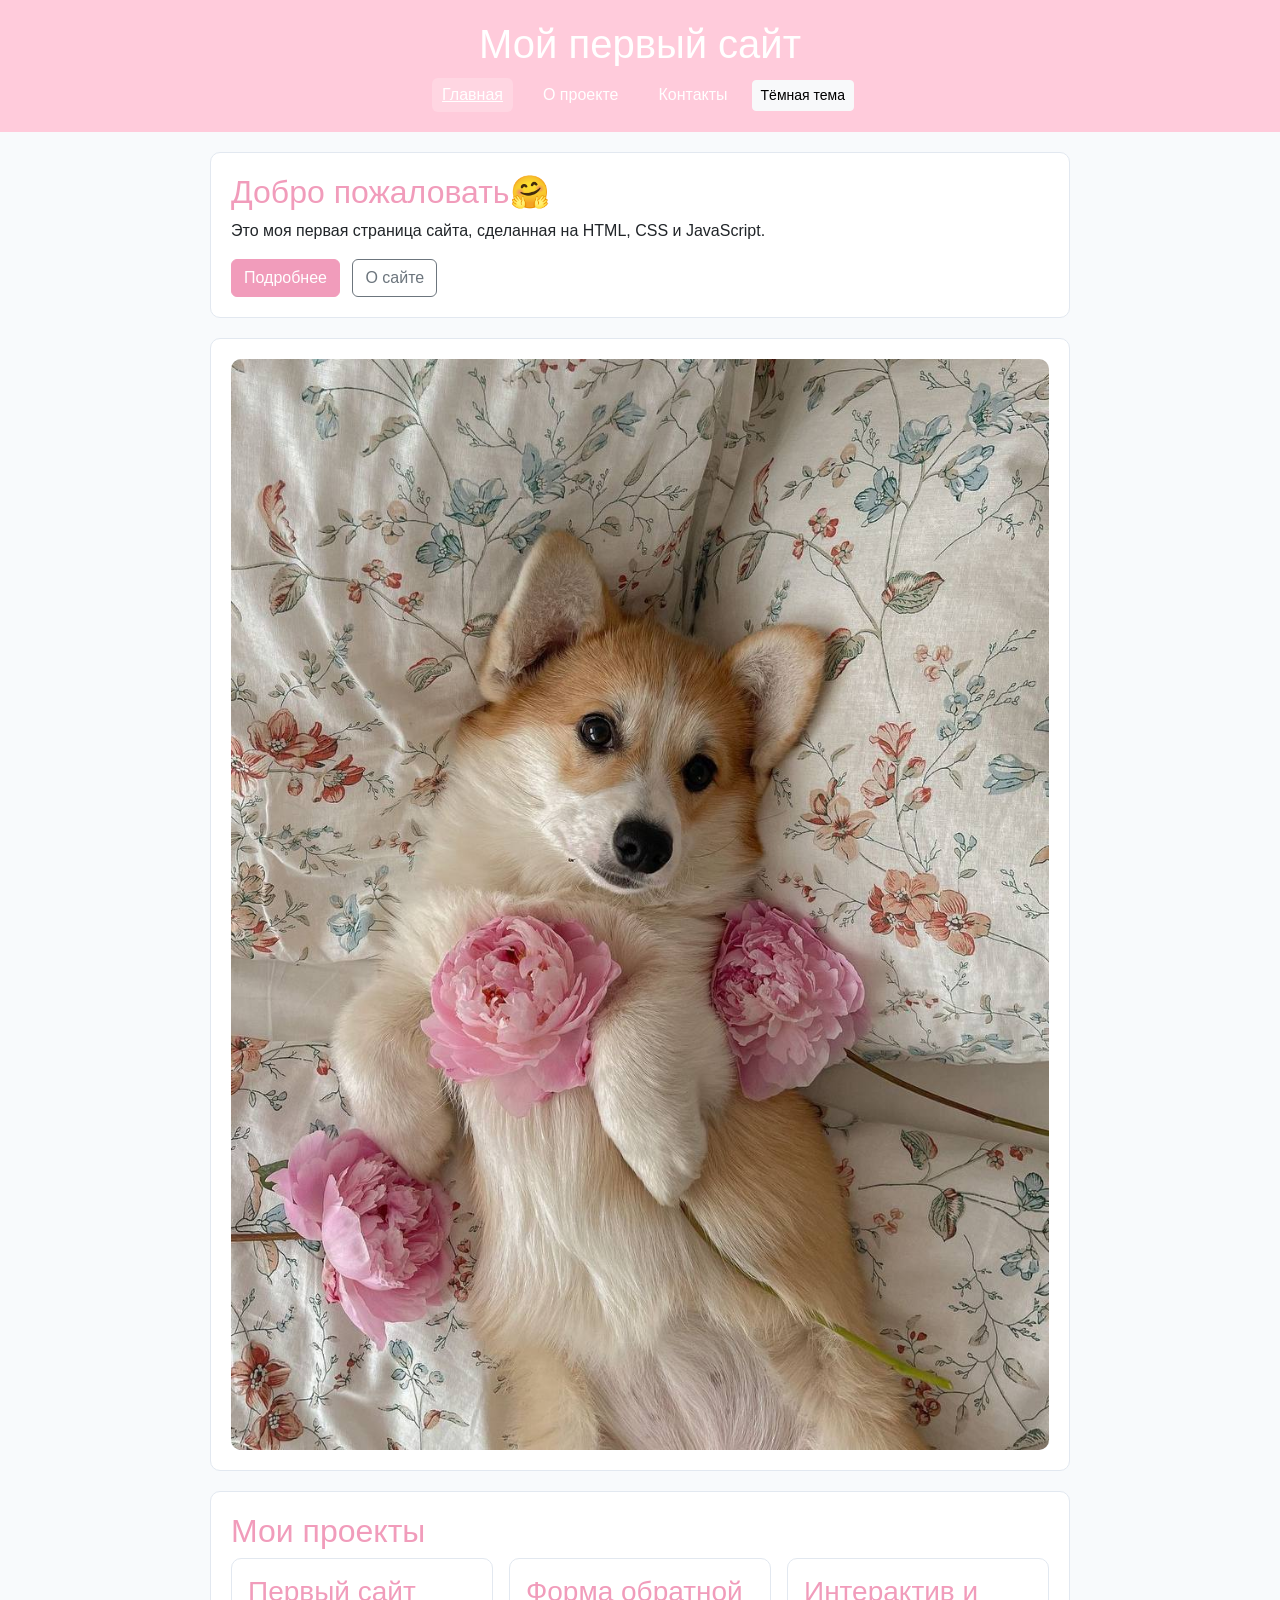
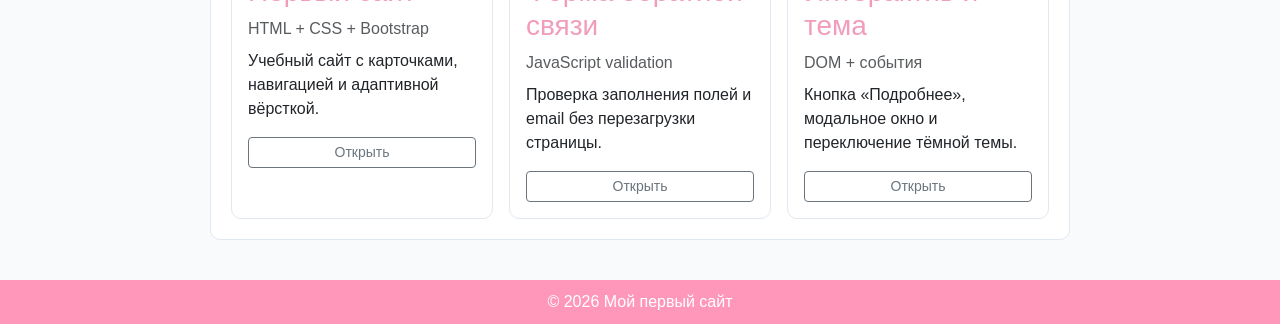
<file: index.html>
<!doctype html>
<html lang="ru">
<head>
  <meta charset="UTF-8">
  <meta name="viewport" content="width=device-width, initial-scale=1.0">
  <title>Мой первый сайт - Главная</title>
  <link rel="stylesheet" href="https://cdn.jsdelivr.net/npm/bootstrap@5.3.3/dist/css/bootstrap.min.css">
  <link rel="stylesheet" href="style.css">
  <script src="https://cdn.jsdelivr.net/npm/bootstrap@5.3.3/dist/js/bootstrap.bundle.min.js" defer></script>
  <script src="script.js" defer></script>
</head>
<body>

  <header>
    <h1 class="title">Мой первый сайт</h1>
    <nav>
      <a href="index.html" class="active">Главная</a>
      <a href="about.html">О проекте</a>
      <a href="contacts.html">Контакты</a>
      <button id="theme" class="btn btn-light btn-sm">Тёмная тема</button>
    </nav>
  </header>

  <main>
    <section class="card">
      <h2>Добро пожаловать🤗</h2>
      <p>Это моя первая страница сайта, сделанная на HTML, CSS и JavaScript.</p>

      <div>
        <button id="showMore" class="btn btn-primary">Подробнее</button>
        <button class="btn btn-outline-secondary ms-2" data-bs-toggle="modal" data-bs-target="#aboutModal">
          О сайте
        </button>
      </div>

      <p id="moreText" class="d-none mt-3 mb-0">
        Я изучаю HTML, CSS, Bootstrap и JavaScript. На этом сайте можно посмотреть проекты, переключить тему и отправить сообщение через форму.
      </p>
    </section>

    <section class="card">
      <img src="img/dog.jpg" alt="Собачка лежит в цветочках">
    </section>

    <section class="card">
      <h2>Мои проекты</h2>
      <section id="projects" class="cards"></section>
    </section>
  </main>

  <div class="modal fade" id="aboutModal" tabindex="-1" aria-hidden="true">
    <div class="modal-dialog">
      <div class="modal-content">
        <div class="modal-header">
          <h5 class="modal-title">О сайте</h5>
          <button type="button" class="btn-close" data-bs-dismiss="modal" aria-label="Закрыть"></button>
        </div>
        <div class="modal-body">
          <p class="mb-0">Этот сайт опубликован на GitHub Pages и дополнен интерактивом на JavaScript: переключением темы, кнопкой «Подробнее», формой и карточками проектов из JSON.</p>
        </div>
        <div class="modal-footer">
          <button type="button" class="btn btn-primary" data-bs-dismiss="modal">Закрыть</button>
        </div>
      </div>
    </div>
  </div>

  <footer>
    <p>&copy; 2026 Мой первый сайт</p>
  </footer>

</body>
</html>
</file>
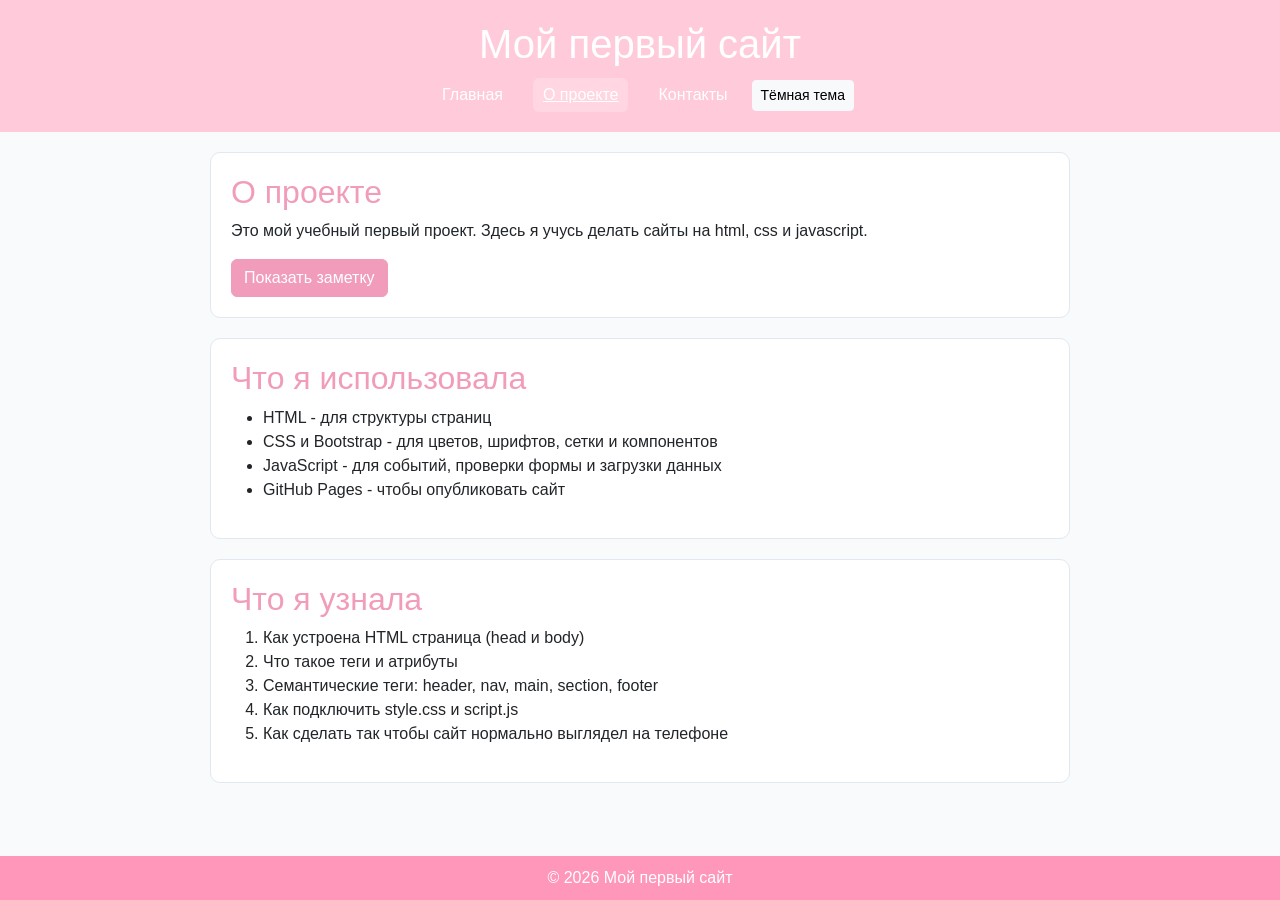
<file: about.html>
<!doctype html>
<html lang="ru">

<head>
  <meta charset="UTF-8">
  <meta name="viewport" content="width=device-width, initial-scale=1.0">
  <title>Мой первый сайт - О проекте</title>
  <link rel="stylesheet" href="https://cdn.jsdelivr.net/npm/bootstrap@5.3.3/dist/css/bootstrap.min.css">
  <link rel="stylesheet" href="style.css">
  <script src="https://cdn.jsdelivr.net/npm/bootstrap@5.3.3/dist/js/bootstrap.bundle.min.js" defer></script>
  <script src="script.js" defer></script>
</head>

<body>

  <header>
    <h1 class="title">Мой первый сайт</h1>
    <nav>
      <a href="index.html">Главная</a>
      <a href="about.html" class="active">О проекте</a>
      <a href="contacts.html">Контакты</a>
      <button id="theme" class="btn btn-light btn-sm">Тёмная тема</button>
    </nav>
  </header>

  <main>
    <section class="card">
      <h2>О проекте</h2>
      <p>Это мой учебный первый проект. Здесь я учусь делать сайты на html, css и javascript.</p>
      <div>
        <button class="btn btn-primary" data-bs-toggle="collapse" data-bs-target="#extraInfo">
          Показать заметку
        </button>
      </div>
      <div id="extraInfo" class="collapse mt-3">
        <p class="mb-0">Теперь на сайте работает JavaScript: меняются классы, проверяется форма и подгружаются данные из JSON.</p>
      </div>
    </section>

    <section class="card">
      <h2>Что я использовала</h2>
      <ul>
        <li>HTML - для структуры страниц</li>
        <li>CSS и Bootstrap - для цветов, шрифтов, сетки и компонентов</li>
        <li>JavaScript - для событий, проверки формы и загрузки данных</li>
        <li>GitHub Pages - чтобы опубликовать сайт</li>
      </ul>
    </section>

    <section class="card">
      <h2>Что я узнала</h2>
      <ol>
        <li>Как устроена HTML страница (head и body)</li>
        <li>Что такое теги и атрибуты</li>
        <li>Семантические теги: header, nav, main, section, footer</li>
        <li>Как подключить style.css и script.js</li>
        <li>Как сделать так чтобы сайт нормально выглядел на телефоне</li>
      </ol>
    </section>

  </main>

  <footer>
    <p>&copy; 2026 Мой первый сайт</p>
  </footer>

</body>

</html>
</file>
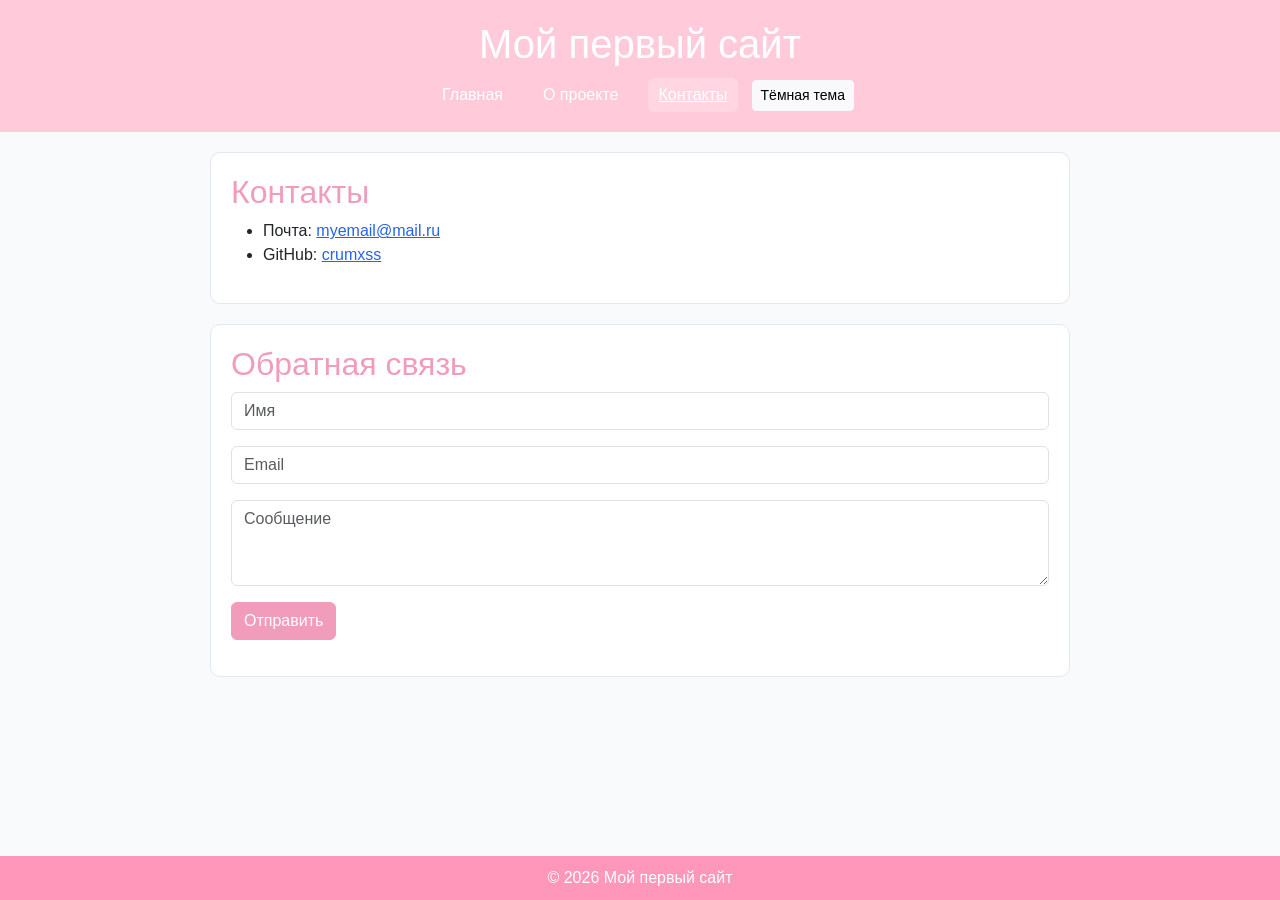
<file: contacts.html>
<!doctype html>
<html lang="ru">
<head>
  <meta charset="UTF-8">
  <meta name="viewport" content="width=device-width, initial-scale=1.0">
  <title>Мой первый сайт - Контакты</title>
  <link rel="stylesheet" href="https://cdn.jsdelivr.net/npm/bootstrap@5.3.3/dist/css/bootstrap.min.css">
  <link rel="stylesheet" href="style.css">
  <script src="https://cdn.jsdelivr.net/npm/bootstrap@5.3.3/dist/js/bootstrap.bundle.min.js" defer></script>
  <script src="script.js" defer></script>
</head>
<body>

  <header>
    <h1 class="title">Мой первый сайт</h1>
    <nav>
      <a href="index.html">Главная</a>
      <a href="about.html">О проекте</a>
      <a href="contacts.html" class="active">Контакты</a>
      <button id="theme" class="btn btn-light btn-sm">Тёмная тема</button>
    </nav>
  </header>

  <main>
    <section class="card" id="contacts">
      <h2>Контакты</h2>
      <ul>
        <li>Почта: <a href="mailto:myemail@mail.ru">myemail@mail.ru</a></li>
        <li>GitHub: <a href="https://github.com/crumxss">crumxss</a></li>
      </ul>
    </section>

    <section class="card">
      <h2>Обратная связь</h2>
      <form id="contactForm">
        <div class="mb-3">
          <input id="name" type="text" class="form-control" placeholder="Имя">
        </div>
        <div class="mb-3">
          <input id="email" type="text" class="form-control" placeholder="Email">
        </div>
        <div class="mb-3">
          <textarea id="comment" class="form-control" rows="3" placeholder="Сообщение"></textarea>
        </div>
        <button type="submit" class="btn btn-primary">Отправить</button>
      </form>
      <p id="formMessage" class="mt-3 mb-0"></p>
    </section>

  </main>

  <footer>
    <p>&copy; 2026 Мой первый сайт</p>
  </footer>

</body>
</html>
</file>
<file: style.css>
* {
  box-sizing: border-box;
}

body {
  margin: 0;
  font-family: Arial, sans-serif;
  background: #f8fafc;
  color: #1e293b;
  line-height: 1.5;
  min-height: 100vh;
  display: flex;
  flex-direction: column;
}

header {
  background: #FFCBDB;
  padding: 20px;
  text-align: center;
}

.title {
  color: #ffffff;
  margin: 0 0 10px 0;
}

nav {
  display: flex;
  justify-content: center;
  align-items: center;
  flex-wrap: wrap;
  gap: 8px;
}

nav a {
  color: #ffffff;
  text-decoration: none;
  margin: 0 6px;
  padding: 5px 10px;
  border-radius: 6px;
}

nav a:hover,
nav a.active {
  text-decoration: underline;
  background: rgba(255, 255, 255, 0.2);
}

main {
  flex: 1;
  width: 100%;
  max-width: 900px;
  margin: 0 auto;
  padding: 20px;
}

h2 {
  color: #f19cbb;
}

h3 {
  color: #f19cbb;
}

.card {
  background: #ffffff;
  padding: 20px;
  margin-bottom: 20px;
  border-radius: 10px;
  border: 1px solid #e2e8f0;
}

.card img {
  width: 100%;
  border-radius: 10px;
}

.cards {
  display: flex;
  flex-direction: column;
  gap: 16px;
}

.cards .card {
  margin-bottom: 0;
}

pre {
  background: #f1f5f9;
  padding: 10px;
}

a {
  color: #2563eb;
}

.btn-primary {
  background-color: #f19cbb;
  border-color: #f19cbb;
}

.btn-primary:hover,
.btn-primary:focus,
.btn-primary:active {
  background-color: #FF97BB;
  border-color: #FF97BB;
}

footer {
  background: #FF97BB;
  color: #ffffff;
  text-align: center;
  padding: 10px;
}

footer p {
  margin: 0;
}

body.dark-theme {
  background: #0f172a;
  color: #f1f5f9;
}

body.dark-theme header {
  background: #954ba4;
}

body.dark-theme footer {
  background: #954ba4;
}

body.dark-theme .card {
  background: #1e293b;
  border-color: #334155;
  color: #f1f5f9;
}

body.dark-theme .text-muted {
  color: #94a3b8 !important;
}

body.dark-theme .form-control {
  background: #0f172a;
  border-color: #334155;
  color: #f1f5f9;
}

body.dark-theme .form-control::placeholder {
  color: #94a3b8;
}

body.dark-theme .modal-content {
  background: #1e293b;
  color: #f1f5f9;
  border-color: #334155;
}

body.dark-theme h2{
  color: #954ba4;
}

body.dark-theme h3{
  color: #954ba4;
}

body.dark-theme .btn-primary {
  background-color: #954ba4;
  border-color: #954ba4;
}


@media (min-width: 768px) {
  .cards {
    flex-direction: row;
  }

  .cards .card {
    flex: 1;
  }
}
</file>
